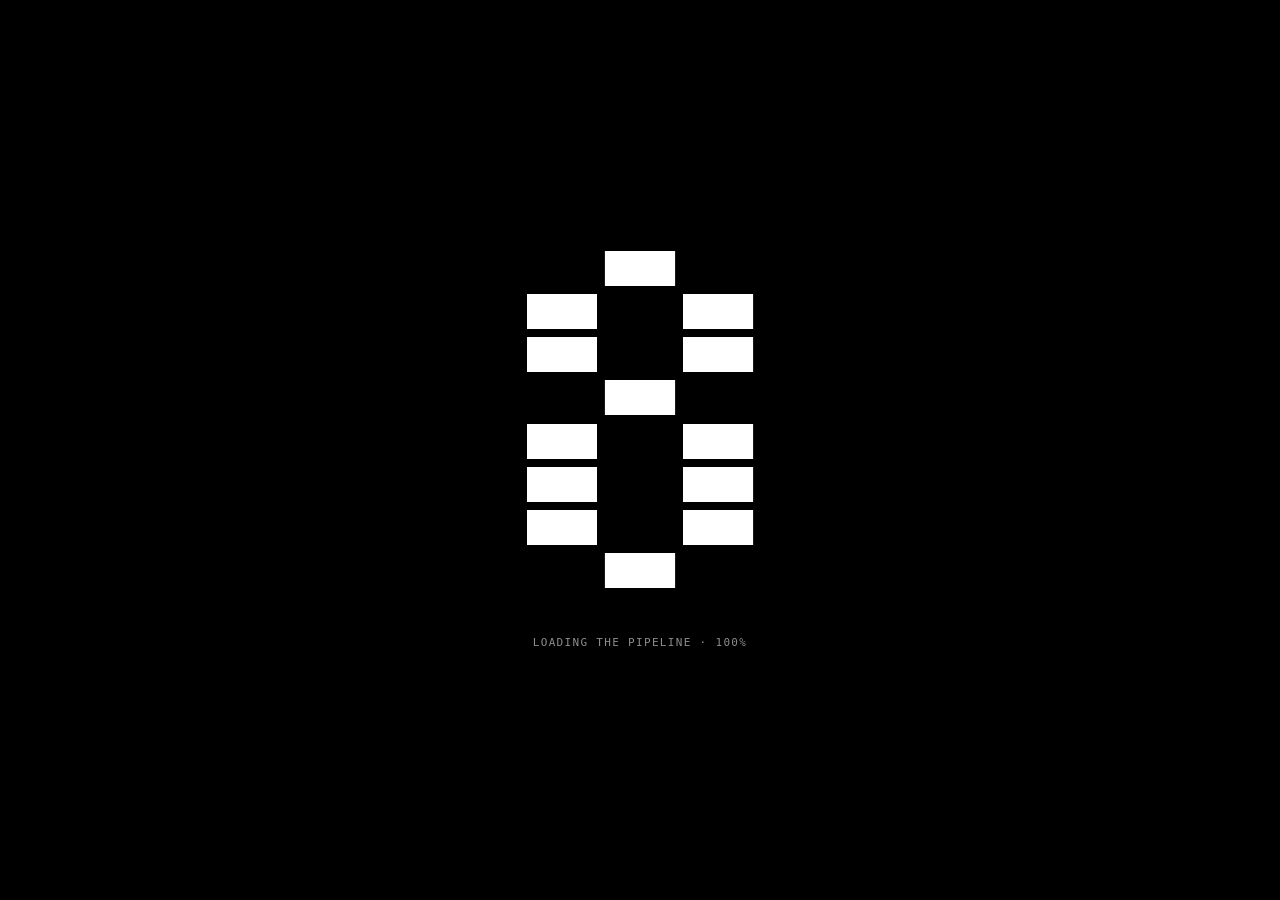
<file: docs/index.html>
<!doctype html>
<html lang="en">
<head>
<meta charset="utf-8">
<meta name="viewport" content="width=device-width, initial-scale=1">
<title>CV Image Processing Toolkit — Gallery</title>
<meta name="description" content="Drag through every step of a classical computer-vision pipeline. Rebuilt by CI on every push.">
<link rel="icon" href="data:image/svg+xml,<svg xmlns=%22http://www.w3.org/2000/svg%22 viewBox=%220 0 100 100%22><circle cx=%2740%22 cy=%2750%22 r=%2728%22 fill=%22white%22/><circle cx=%2762%22 cy=%2750%22 r=%2728%22 fill=%22gray%22/></svg>">
<link rel="stylesheet" href="style.css">
<link rel="stylesheet" href="glass.css">
</head>
<body>
<svg class="dotgrid" aria-hidden="true" xmlns="http://www.w3.org/2000/svg"><defs><pattern id="dottedGrid" width="30" height="30" patternUnits="userSpaceOnUse"><circle cx="2" cy="2" r="1" fill="rgba(255,255,255,0.16)"/></pattern></defs><rect width="100%" height="100%" fill="url(#dottedGrid)"/></svg>

<div id="preloader-overlay" class="preloader-overlay"></div>

<div class="header">
  <div class="nav-section">
    <a class="logo-container" href="index.html" aria-label="Home"><div class="logo-circles"><div class="circle circle-1"></div><div class="circle circle-2"></div></div></a>
  </div>
  <div class="values-section">
    <h3>+Menu</h3>
    <ul>
      <li><a href="classic.html">Playground</a></li>
      <li><a id="lnkColab" href="#" target="_blank" rel="noopener">Colab</a></li>
      <li><a id="lnkRepo" href="#" target="_blank" rel="noopener">Source</a></li>
    </ul>
  </div>
  <div class="location-section">
    <h3>+Build</h3>
    <p><i class="dot" id="bdot"></i><span id="bst">Checking…</span></p>
    <p class="mono-sm" id="bsub">&nbsp;</p>
  </div>
  <div class="contact-section">
    <h3>+Results</h3>
    <p id="r1">– shapes right</p>
    <p id="r2">– cells counted</p>
  </div>
  <div class="social-section">
    <h3>+Credits</h3>
    <ul>
      <li><a href="https://github.com/khalilurrrahmanridoykhan/cv-image-processing-toolkit" target="_blank" rel="noopener">Original repo</a></li>
      <li><a href="https://opencv.org" target="_blank" rel="noopener">OpenCV</a></li>
    </ul>
  </div>
</div>

<div class="viewport" id="viewport">
  <div class="canvas-wrapper" id="canvasWrapper"><div class="grid-container" id="gridContainer"></div></div>
</div>

<div class="split-screen-container" id="splitScreenContainer">
  <div class="split-left" id="splitLeft"><div class="zoom-target" id="zoomTarget"></div></div>
  <div class="split-right" id="splitRight"></div>
</div>

<div class="image-title-overlay" id="imageTitleOverlay">
  <div class="image-slide-number" id="imageSlideNumber"><span>01</span></div>
  <div class="image-slide-title" id="imageSlideTitle"><h1>Title</h1></div>
  <div class="image-slide-description" id="imageSlideDescription"></div>
  <pre class="image-slide-code" id="imageSlideCode"></pre>
  <a class="glass" id="zoomColab" href="#" target="_blank" rel="noopener">Run it in Colab ↗</a>
</div>

<button class="close-button" id="closeButton" aria-label="Close">
  <svg width="64" height="64" viewBox="0 0 16 16" fill="none" xmlns="http://www.w3.org/2000/svg"><path d="M7.89873 16L6.35949 14.48L11.8278 9.08H0V6.92H11.8278L6.35949 1.52L7.89873 0L16 8L7.89873 16Z" fill="white"/></svg>
</button>

<div class="controls-container" id="controlsContainer">
  <div class="percentage-indicator" id="percentageIndicator">60%</div>
  <div class="switch" id="controls">
    <button class="switch-button" data-zoom="0.3"><span class="indicator-dot"></span>ZOOM OUT</button>
    <button class="switch-button switch-button-current" data-zoom="0.6"><span class="indicator-dot"></span>NORMAL</button>
    <button class="switch-button" data-zoom="1"><span class="indicator-dot"></span>ZOOM IN</button>
    <button class="switch-button" data-zoom="fit"><span class="indicator-dot"></span>FIT</button>
  </div>
</div>

<div class="footer">
  <div class="coordinates-section">
    <p>Drag to explore · click a tile</p>
    <p><span class="key-hint">1</span><span class="key-hint">2</span><span class="key-hint">3</span><span class="key-hint">F</span><span class="key-hint">Esc</span></p>
  </div>
  <div class="info-section">
    <p>Python · OpenCV · no deep learning</p>
    <p>Health demos are educational, not medical advice</p>
  </div>
</div>

<div class="page-vignette-container"><div class="page-vignette-extreme"></div></div>

<script src="vendor/gsap.min.js"></script>
<script src="vendor/Draggable.min.js"></script>
<script src="vendor/InertiaPlugin.min.js"></script>
<script src="vendor/CustomEase.min.js"></script>
<script src="vendor/Flip.min.js"></script>
<script src="bars.js"></script>
<script src="gallery.js"></script>
</body>
</html>
</file>
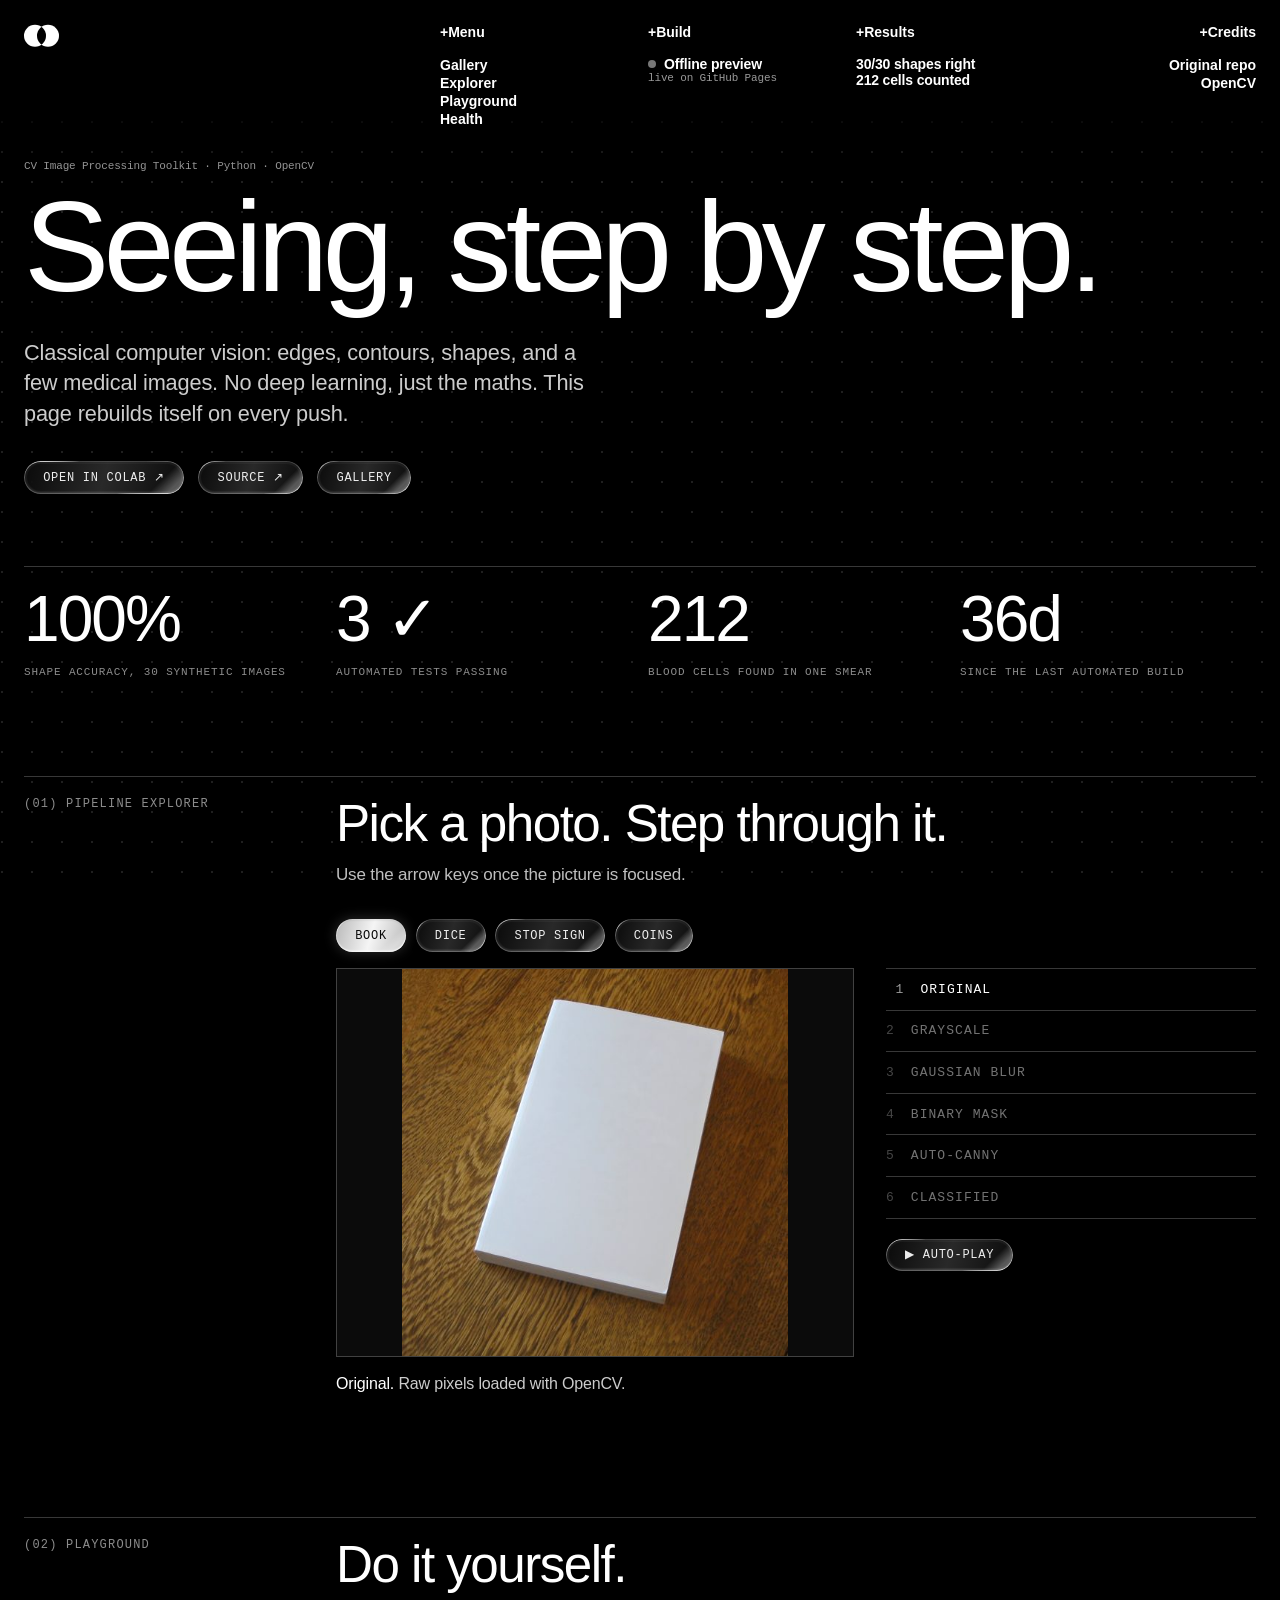
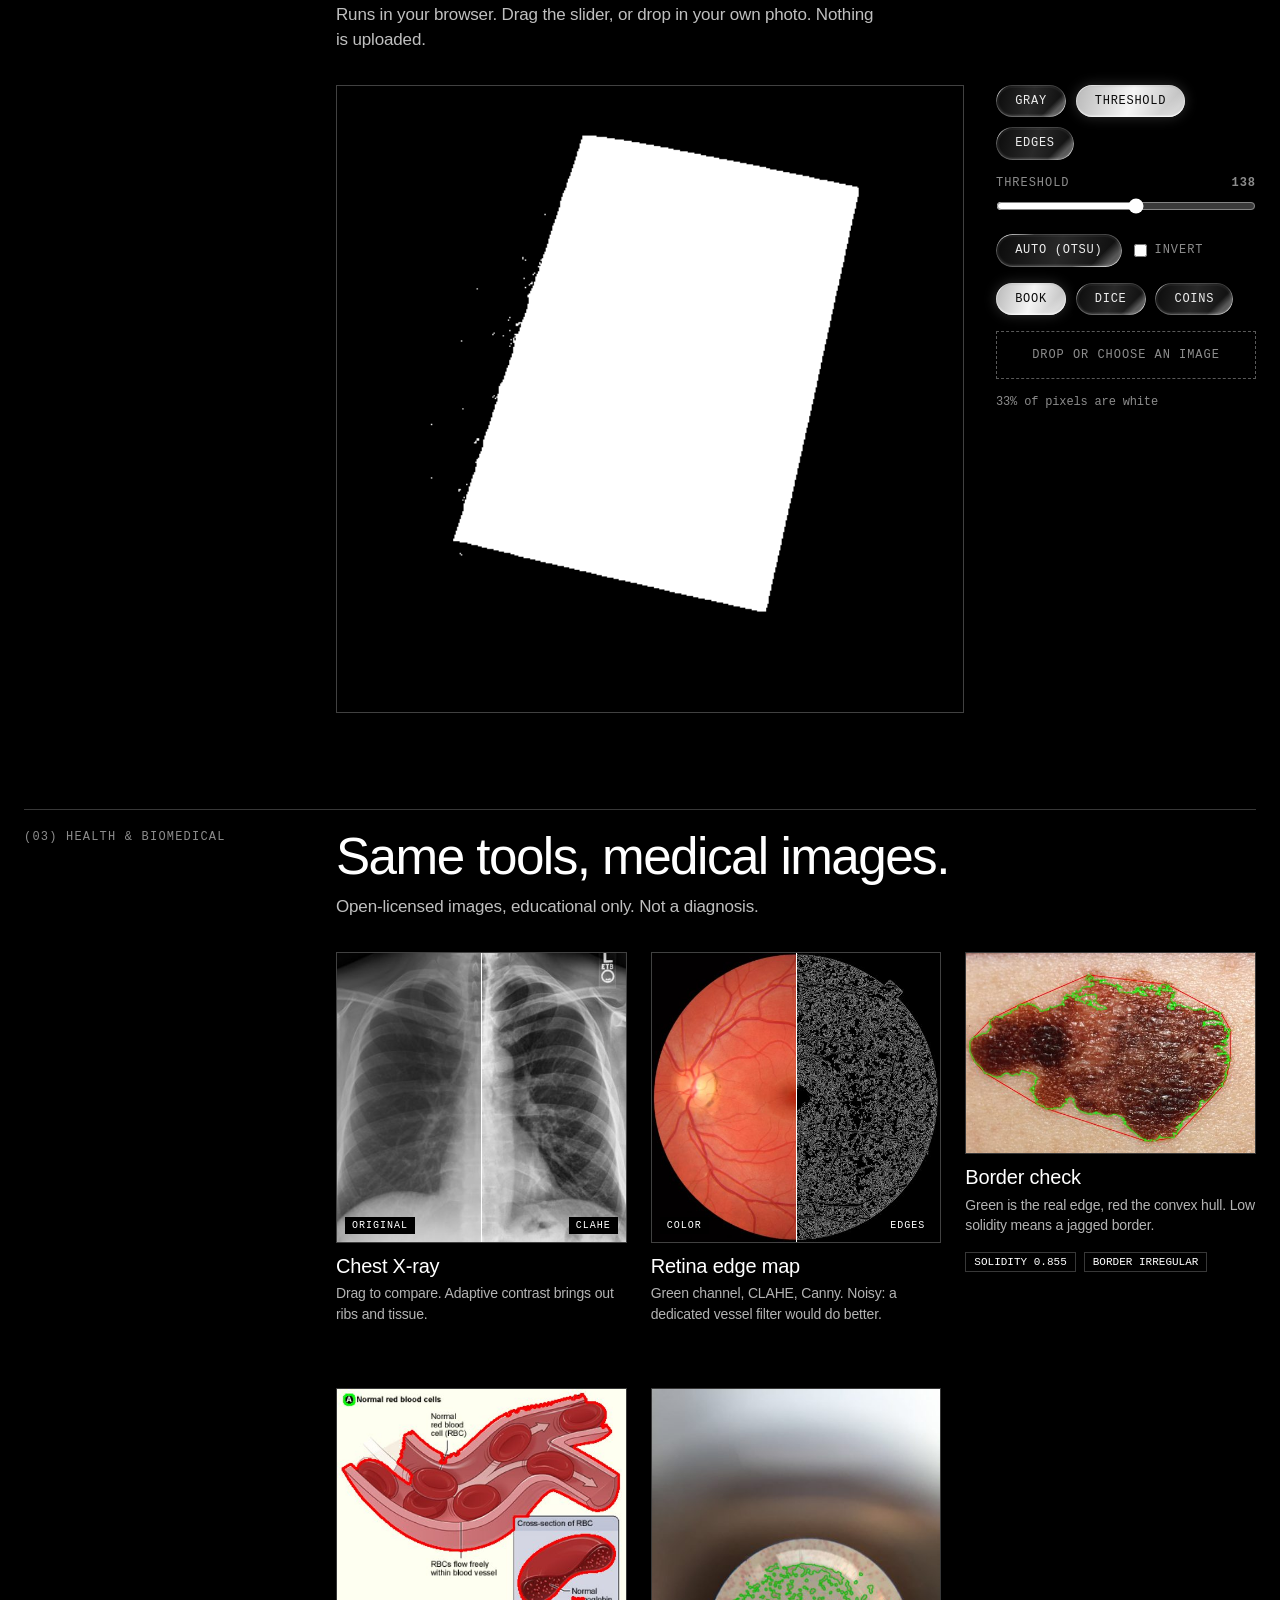
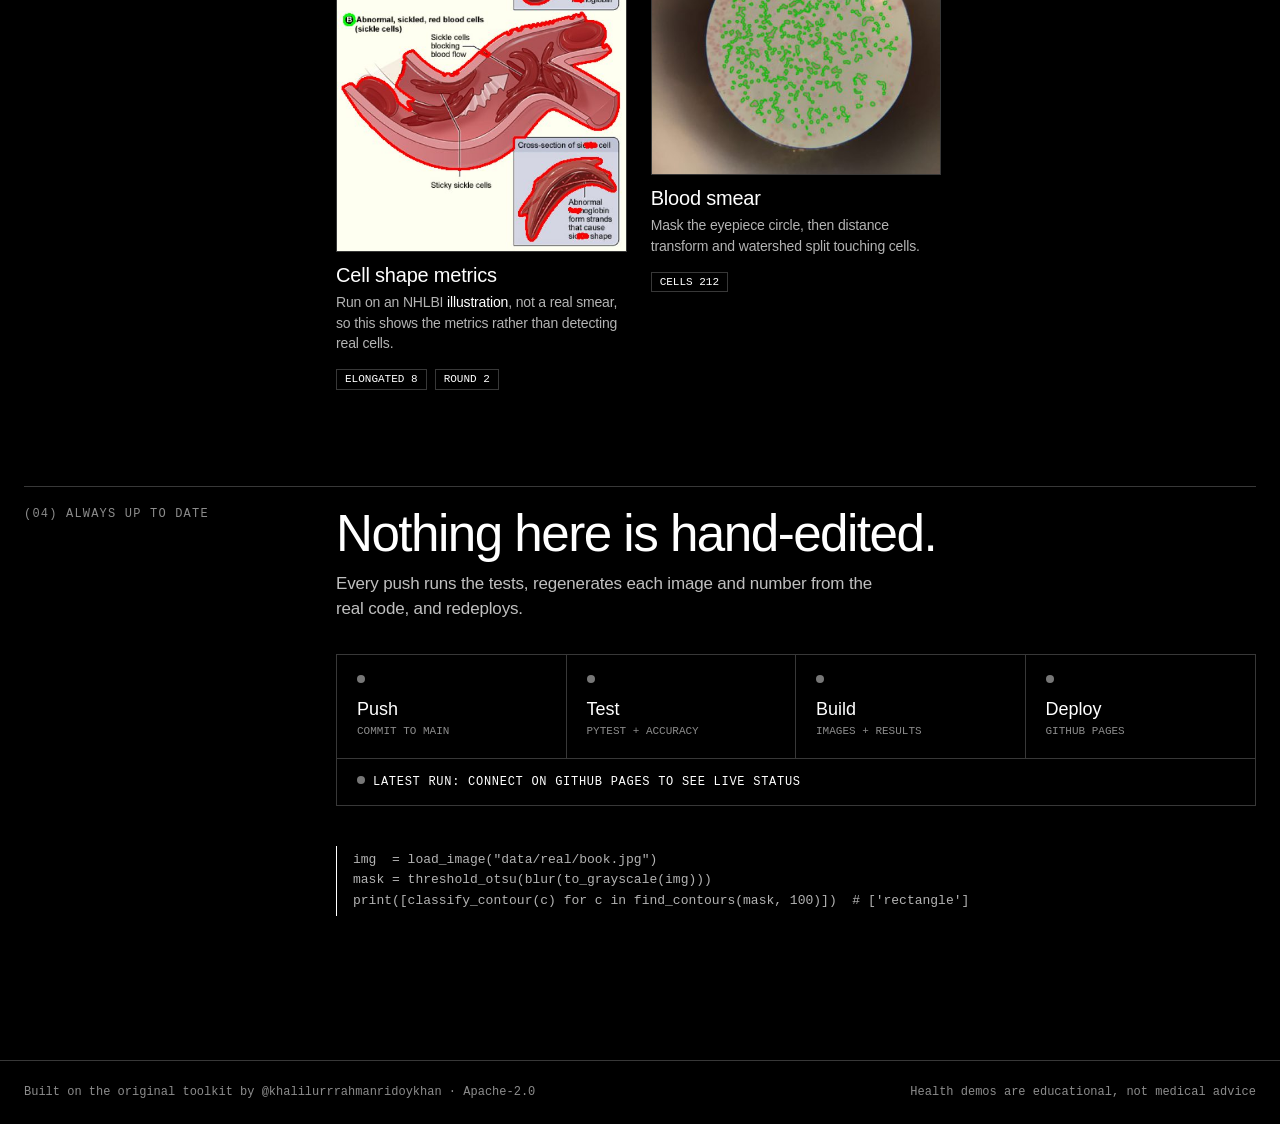
<file: docs/classic.html>
<!doctype html>
<html lang="en">
<head>
<meta charset="utf-8">
<meta name="viewport" content="width=device-width, initial-scale=1">
<title>CV Image Processing Toolkit — Playground</title>
<meta name="description" content="Pipeline explorer, in-browser playground and health demos for a classical computer-vision toolkit.">
<link rel="icon" href="data:image/svg+xml,<svg xmlns=%22http://www.w3.org/2000/svg%22 viewBox=%220 0 100 100%22><circle cx=%2740%22 cy=%2750%22 r=%2728%22 fill=%22white%22/><circle cx=%2762%22 cy=%2750%22 r=%2728%22 fill=%22gray%22/></svg>">
<link rel="stylesheet" href="style.css">
<link rel="stylesheet" href="classic.css">
<link rel="stylesheet" href="glass.css">
</head>
<body class="page">
<svg class="dotgrid" aria-hidden="true" xmlns="http://www.w3.org/2000/svg"><defs><pattern id="dottedGrid" width="30" height="30" patternUnits="userSpaceOnUse"><circle cx="2" cy="2" r="1" fill="rgba(255,255,255,0.16)"/></pattern></defs><rect width="100%" height="100%" fill="url(#dottedGrid)"/></svg>

<div class="header">
  <div class="nav-section"><a class="logo-container" href="index.html" aria-label="Gallery"><div class="logo-circles"><div class="circle circle-1"></div><div class="circle circle-2"></div></div></a></div>
  <div class="values-section"><h3>+Menu</h3><ul><li><a href="index.html">Gallery</a></li><li><a href="#explorer">Explorer</a></li><li><a href="#playground">Playground</a></li><li><a href="#health">Health</a></li></ul></div>
  <div class="location-section"><h3>+Build</h3><p><i class="dot" id="bdot"></i><span id="bst">Checking…</span></p><p class="mono-sm" id="bsub">&nbsp;</p></div>
  <div class="contact-section"><h3>+Results</h3><p id="r1">– shapes right</p><p id="r2">– cells counted</p></div>
  <div class="social-section"><h3>+Credits</h3><ul><li><a href="https://github.com/khalilurrrahmanridoykhan/cv-image-processing-toolkit" target="_blank" rel="noopener">Original repo</a></li><li><a href="https://opencv.org" target="_blank" rel="noopener">OpenCV</a></li></ul></div>
</div>

<main>
<header class="hero">
  <p class="mono-sm">CV Image Processing Toolkit · Python · OpenCV</p>
  <h1 class="big">Seeing, step by step.</h1>
  <p class="lede">Classical computer vision: edges, contours, shapes, and a few medical images. No deep learning, just the maths. This page rebuilds itself on every push.</p>
  <div class="cta"><a id="lnkColab" href="#" target="_blank" rel="noopener">Open in Colab ↗</a><a id="lnkRepo" href="#" target="_blank" rel="noopener">Source ↗</a><a href="index.html">Gallery</a></div>
  <div class="stats rv" id="stats">
    <div><b data-k="acc">–</b><span>Shape accuracy, 30 synthetic images</span></div>
    <div><b data-k="tests">–</b><span>Automated tests passing</span></div>
    <div><b data-k="cells">–</b><span>Blood cells found in one smear</span></div>
    <div><b data-k="built">–</b><span>Since the last automated build</span></div>
  </div>
</header>

<section id="explorer" class="sec rv"><div class="lab">(01) Pipeline explorer</div><div class="body">
  <h2>Pick a photo. Step through it.</h2>
  <p class="lead">Use the arrow keys once the picture is focused.</p>
  <div class="chips" id="photos" role="group" aria-label="Photo"></div>
  <div class="stage" id="stage" tabindex="0">
    <div><div class="frame"><img id="img" alt=""></div><p class="cap" id="cap"></p></div>
    <div><div class="steps" id="steps" role="tablist"></div>
      <div class="row"><button class="btn" id="play">▶ Auto-play</button><span id="lab"></span></div></div>
  </div>
</div></section>

<section id="playground" class="sec rv"><div class="lab">(02) Playground</div><div class="body">
  <h2>Do it yourself.</h2>
  <p class="lead">Runs in your browser. Drag the slider, or drop in your own photo. Nothing is uploaded.</p>
  <div class="pg">
    <canvas id="cv" width="480" height="360" aria-label="Processed image"></canvas>
    <div class="ctl">
      <div class="chips" id="modes" role="group" aria-label="Mode"></div>
      <label>Threshold <b id="tv">128</b></label><input type="range" id="th" min="0" max="255" value="128">
      <div class="row"><button class="btn" id="otsu">Auto (Otsu)</button><label><input type="checkbox" id="inv"> Invert</label></div>
      <div class="chips" id="samples" style="margin-top:1rem"></div>
      <label class="drop">Drop or choose an image<input type="file" id="file" accept="image/*" hidden></label>
      <p class="cap" id="pgs"></p>
    </div>
  </div>
</div></section>

<section id="health" class="sec rv"><div class="lab">(03) Health &amp; biomedical</div><div class="body">
  <h2>Same tools, medical images.</h2>
  <p class="lead">Open-licensed images, educational only. Not a diagnosis.</p>
  <div class="h3">
    <div><div class="cmp" data-a="xray_after" data-b="xray_before" data-l="Original|CLAHE"></div><h3>Chest X-ray</h3><p>Drag to compare. Adaptive contrast brings out ribs and tissue.</p></div>
    <div><div class="cmp" data-a="retina_after" data-b="retina_before" data-l="Color|Edges"></div><h3>Retina edge map</h3><p>Green channel, CLAHE, Canny. Noisy: a dedicated vessel filter would do better.</p></div>
    <div><img src="assets/melanoma.jpg" alt="Melanoma border versus convex hull" loading="lazy"><h3>Border check</h3><p>Green is the real edge, red the convex hull. Low solidity means a jagged border.</p><div class="mt" id="m-mel"></div></div>
    <div><img src="assets/sickle.jpg" alt="Classified blood cells" loading="lazy"><h3>Cell shape metrics</h3><p>Run on an NHLBI <b>illustration</b>, not a real smear, so this shows the metrics rather than detecting real cells.</p><div class="mt" id="m-sk"></div></div>
    <div><img src="assets/smear.jpg" alt="Detected cells in a blood smear" loading="lazy"><h3>Blood smear</h3><p>Mask the eyepiece circle, then distance transform and watershed split touching cells.</p><div class="mt" id="m-sm"></div></div>
  </div>
</div></section>

<section id="cicd" class="sec rv"><div class="lab">(04) Always up to date</div><div class="body">
  <h2>Nothing here is hand-edited.</h2>
  <p class="lead">Every push runs the tests, regenerates each image and number from the real code, and redeploys.</p>
  <div class="pipe" id="pipe" data-s="idle">
    <div class="node"><i class="dot"></i><b>Push</b><span>commit to main</span></div>
    <div class="node"><i class="dot"></i><b>Test</b><span>pytest + accuracy</span></div>
    <div class="node"><i class="dot"></i><b>Build</b><span>images + results</span></div>
    <div class="node"><i class="dot"></i><b>Deploy</b><span>GitHub Pages</span></div>
  </div>
  <div class="ci"><span><i class="dot" id="cdot"></i><b id="ctxt" style="font-weight:400">Latest run: checking…</b></span><span class="meta" id="cmeta"></span></div>
  <pre>img  = load_image("data/real/book.jpg")
mask = threshold_otsu(blur(to_grayscale(img)))
print([classify_contour(c) for c in find_contours(mask, 100)])  # ['rectangle']</pre>
</div></section>
</main>

<footer class="end"><span>Built on the original toolkit by @khalilurrrahmanridoykhan · Apache-2.0</span><span>Health demos are educational, not medical advice</span></footer>
<div class="page-vignette-container"><div class="page-vignette-extreme"></div></div>
<script>
const $=s=>document.querySelector(s),$$=s=>[...document.querySelectorAll(s)];
/* repo auto-detect on GitHub Pages; edit the fallback when previewing locally */
const H=location.hostname,P=location.pathname.split('/')[1];
const O=H.endsWith('.github.io')?H.split('.')[0]:'YOUR_USERNAME',R=H.endsWith('.github.io')&&P?P:'cv-image-processing-toolkit';
const API=`https://api.github.com/repos/${O}/${R}`,GH=`https://github.com/${O}/${R}`;
$('#lnkRepo').href=GH;
$('#lnkColab').href=`https://colab.research.google.com/github/${O}/${R}/blob/main/notebooks/cv_image_processing_toolkit_colab.ipynb`;

const ago=d=>{const s=Math.max(0,(Date.now()-new Date(d))/1e3|0);return s<60?s+'s':s<3600?(s/60|0)+'m':s<86400?(s/3600|0)+'h':(s/86400|0)+'d'};
let R_=null,lastRun=null,lastBuild=null;

/* ---- live CI status (GitHub API, polled) ---- */
async function pollCI(){
  try{
    const r=await fetch(API+'/actions/runs?per_page=1');if(!r.ok)throw 0;
    const run=(await r.json()).workflow_runs?.[0];if(!run)throw 0;lastRun=run;
    const s=run.status!=='completed'?'run':run.conclusion==='success'?'ok':'bad';
    const t={run:'Build running…',ok:'Build passing',bad:'Build failing'}[s];
    $('#bdot').className=$('#cdot').className='dot '+s;$('#bst').textContent=t.replace('Build ','');
    $('#ctxt').textContent='Latest run: '+t.toLowerCase();
    $('#pipe').dataset.s=s==='ok'?'success':s==='bad'?'failure':'run';
    $('#cmeta').innerHTML=`<code>${run.head_sha.slice(0,7)}</code> ${(run.display_title||'').replace(/</g,'&lt;')} · <span id="cago"></span>`;tick();
  }catch{$('#bst').textContent='Offline preview';$('#bsub').textContent='live on GitHub Pages';$('#ctxt').textContent='Latest run: connect on GitHub Pages to see live status'}
}
async function pollStars(){try{const j=await(await fetch(API)).json();if(j.stargazers_count!=null)$('#stars').textContent=j.stargazers_count+' stars'}catch{}}
function tick(){if(lastRun)$('#bsub').textContent=lastRun.head_sha.slice(0,7)+' · '+ago(lastRun.updated_at)+' ago';const a=$('#cago');if(a&&lastRun)a.textContent='updated '+ago(lastRun.updated_at)+' ago';
  if(lastBuild)$('[data-k=built]').textContent=ago(lastBuild);}

/* ---- results.json (written by CI) ---- */
function count(el,to,fmt){const t0=performance.now();(function f(n){const p=Math.min(1,(n-t0)/900),e=1-Math.pow(1-p,3);el.textContent=fmt(to*e);if(p<1)requestAnimationFrame(f)})(t0)}
const mt=(id,a)=>$(id).innerHTML=a.map(([k,v])=>`<span>${k} <b>${v}</b></span>`).join('');
async function loadResults(){
  try{
    R_=await(await fetch('results.json?'+Date.now())).json();const s=R_.synthetic,h=R_.health;
    count($('[data-k=acc]'),s.accuracy*100,v=>v.toFixed(0)+'%');
    count($('[data-k=tests]'),R_.tests_passed,v=>Math.round(v)+(R_.tests_failed?' ✗':' ✓'));
    count($('[data-k=cells]'),h.cells_detected_smear,v=>Math.round(v));
    lastBuild=R_.generated_at;tick();$('#r1').textContent=s.correct+'/'+s.total+' shapes right';$('#r2').textContent=h.cells_detected_smear+' cells counted';
    mt('#m-mel',[['solidity',h.melanoma_solidity],['border',h.melanoma_irregular?'irregular':'regular']]);
    mt('#m-sk',[['elongated',h.sickle_cells],['round',h.normal_cells]]);mt('#m-sm',[['cells',h.cells_detected_smear]]);
    renderExplorer();
  }catch{$$('[data-k]').forEach(e=>e.textContent='n/a')}
}

/* ---- pipeline explorer ---- */
const photos={book:['Book','The clean case: high contrast, one rectangle.'],dice:['Dice','A cube at an angle has a hexagonal silhouette.'],stop_sign:['Stop sign','Segmented by red colour. An octagon and a circle both simplify to about 8 vertices, a known limit of geometric rules.'],coins:['Coins','A hard case: shiny ridges break a single global threshold.']};
const steps=[['original','Original','Raw pixels loaded with OpenCV.'],['gray','Grayscale','One channel: only brightness is kept.'],['blur','Gaussian blur','Smooths noise so edges are real edges.'],['mask','Binary mask','Otsu picks the threshold automatically.'],['edges','Auto-Canny','Edge map with thresholds taken from the image median.'],['result','Classified','Contours → circularity + corner count → a label.']];
let ph='book',si=0,timer=null;
$('#photos').innerHTML=Object.entries(photos).map(([k,v])=>`<button class="chip" data-p="${k}" aria-pressed="${k===ph}">${v[0]}</button>`).join('');
$('#steps').innerHTML=steps.map((s,i)=>`<button class="tab" role="tab" data-i="${i}"><i>${i+1}</i>${s[1]}</button>`).join('');
steps.forEach(s=>Object.keys(photos).forEach(p=>{new Image().src=`assets/${p}_${s[0]}.jpg`}));
function renderExplorer(){
  const s=steps[si];$('#img').src=`assets/${ph}_${s[0]}.jpg`;$('#img').alt=`${photos[ph][0]}: ${s[1]}`;
  $('#cap').innerHTML=`<b>${s[1]}.</b> ${s[2]}<br>${si===5?photos[ph][1]:''}`;
  $$('.tab').forEach((t,i)=>t.setAttribute('aria-selected',i===si));$$('#photos .chip').forEach(c=>c.setAttribute('aria-pressed',c.dataset.p===ph));
  const l=R_?.real_photo_labels?.[ph];$('#lab').innerHTML=si===5&&l?`<span class="tag">${[...new Set(l)].join(', ')}</span>`:'';
}
$('#photos').onclick=e=>{const b=e.target.closest('[data-p]');if(b){ph=b.dataset.p;renderExplorer()}};
$('#steps').onclick=e=>{const b=e.target.closest('[data-i]');if(b){si=+b.dataset.i;renderExplorer()}};
$('#stage').onkeydown=e=>{if(e.key==='ArrowRight')si=Math.min(5,si+1);else if(e.key==='ArrowLeft')si=Math.max(0,si-1);else return;e.preventDefault();renderExplorer()};
$('#play').onclick=()=>{if(timer){clearInterval(timer);timer=null;$('#play').textContent='▶ Auto-play';return}
  $('#play').textContent='❚❚ Pause';timer=setInterval(()=>{si=(si+1)%6;renderExplorer()},1700)};
renderExplorer();

/* ---- in-browser playground ---- */
const cv=$('#cv'),cx=cv.getContext('2d',{willReadFrequently:true});let gray=null,W=0,Hh=0,mode='Threshold';
$('#modes').innerHTML=['Gray','Threshold','Edges'].map(m=>`<button class="chip" aria-pressed="${m===mode}">${m}</button>`).join('');
$('#samples').innerHTML=['book','dice','coins'].map(s=>`<button class="chip" data-s="${s}" aria-pressed="false">${s}</button>`).join('');
function otsu(g){const h=new Array(256).fill(0);g.forEach(v=>h[v]++);const n=g.length;let sum=0;for(let i=0;i<256;i++)sum+=i*h[i];
  let wb=0,sb=0,best=0,t=128;for(let i=0;i<256;i++){wb+=h[i];if(!wb)continue;const wf=n-wb;if(!wf)break;sb+=i*h[i];
  const v=wb*wf*Math.pow(sb/wb-(sum-sb)/wf,2);if(v>best){best=v;t=i}}return t}
function draw(){
  if(!gray)return;const out=cx.createImageData(W,Hh),d=out.data,t=+$('#th').value,inv=$('#inv').checked;let white=0;
  for(let y=0;y<Hh;y++)for(let x=0;x<W;x++){const i=y*W+x;let v;
    if(mode==='Gray')v=gray[i];
    else if(mode==='Threshold'){v=(gray[i]>t)!==inv?255:0;white+=v>0}
    else{if(x<1||y<1||x>=W-1||y>=Hh-1)v=0;else{const g=k=>gray[i+k],gx=-g(-W-1)+g(-W+1)-2*g(-1)+2*g(1)-g(W-1)+g(W+1),gy=-g(-W-1)-2*g(-W)-g(-W+1)+g(W-1)+2*g(W)+g(W+1);
      v=Math.min(255,Math.hypot(gx,gy)/ (t/64+.5));v=inv?255-v:v}}
    d[i*4]=d[i*4+1]=d[i*4+2]=v;d[i*4+3]=255}
  cx.putImageData(out,0,0);$('#pgs').textContent=mode==='Threshold'?`${(white/(W*Hh)*100).toFixed(0)}% of pixels are white`:'';
}
function useImage(im){const s=Math.min(1,480/im.width);W=cv.width=Math.round(im.width*s);Hh=cv.height=Math.round(im.height*s);
  cx.drawImage(im,0,0,W,Hh);try{const p=cx.getImageData(0,0,W,Hh).data;gray=new Uint8Array(W*Hh);
  for(let i=0;i<gray.length;i++)gray[i]=.299*p[i*4]+.587*p[i*4+1]+.114*p[i*4+2];$('#th').value=$('#tv').textContent=otsu(gray);draw()}
  catch{$('#pgs').textContent='Browser blocked pixel access (open via GitHub Pages or a local server).'}}
function sample(n){const im=new Image();im.onload=()=>useImage(im);im.src=`assets/${n}_original.jpg`;$$('#samples .chip').forEach(c=>c.setAttribute('aria-pressed',c.dataset.s===n))}
$('#modes').onclick=e=>{const b=e.target.closest('.chip');if(!b)return;mode=b.textContent;$$('#modes .chip').forEach(c=>c.setAttribute('aria-pressed',c===b));draw()};
$('#samples').onclick=e=>{const b=e.target.closest('[data-s]');if(b)sample(b.dataset.s)};
$('#th').oninput=e=>{$('#tv').textContent=e.target.value;requestAnimationFrame(draw)};$('#inv').onchange=draw;
$('#otsu').onclick=()=>{if(gray){$('#th').value=$('#tv').textContent=otsu(gray);draw()}};
const loadFile=f=>{if(!f||!f.type.startsWith('image/'))return;const im=new Image();im.onload=()=>{useImage(im);$$('#samples .chip').forEach(c=>c.setAttribute('aria-pressed',false))};im.src=URL.createObjectURL(f)};
$('#file').onchange=e=>loadFile(e.target.files[0]);
['dragover','drop'].forEach(ev=>document.addEventListener(ev,e=>{if(e.target.closest('.pg')){e.preventDefault();if(ev==='drop')loadFile(e.dataTransfer.files[0])}}));
sample('book');

/* ---- before/after sliders ---- */
$$('.cmp').forEach(c=>{const[l1,l2]=c.dataset.l.split('|');
  c.innerHTML=`<img src="assets/${c.dataset.a}.jpg" alt="${l2}" loading="lazy"><img class="top" src="assets/${c.dataset.b}.jpg" alt="${l1}" loading="lazy"><i class="bar"></i><em style="left:8px">${l1}</em><em style="right:8px">${l2}</em><input type="range" min="0" max="100" value="50" aria-label="Compare ${l1} and ${l2}">`;
  c.querySelector('input').oninput=e=>c.style.setProperty('--v',e.target.value+'%')});

/* ---- reveal + polling ---- */
const io=new IntersectionObserver(es=>es.forEach(e=>e.isIntersecting&&e.target.classList.add('in')),{threshold:.08});$$('.rv').forEach(e=>io.observe(e));
pollCI();loadResults();setInterval(pollCI,30000);setInterval(loadResults,60000);setInterval(tick,1000);
</script>
</body>
</html>
</file>
<file: docs/style.css>
@import url("https://fonts.cdnfonts.com/css/thegoodmonolith");
@font-face{font-family:"PPNeueMontreal";src:url("https://assets.codepen.io/7558/PPNeueMontreal-Variable.woff2") format("woff2");font-weight:100 900;font-style:normal;font-display:swap}
:root{--spacing-base:1rem;--spacing-md:1.5rem;--color-text:#fff;--transition-medium:.3s ease;--font-size-base:14px;--mono:"TheGoodMonolith",ui-monospace,Menlo,monospace;--sans:"PPNeueMontreal","Helvetica Neue",Arial,sans-serif;--ok:#5dffa8;--bad:#ff6b5e;--run:#ffc247}
*{margin:0;padding:0;box-sizing:border-box;user-select:none}
body{font-family:var(--sans);background:#000;overflow:hidden;height:100vh;cursor:grab}
body.dragging{cursor:grabbing}body.zoom-mode{cursor:default}
.preloader-overlay{background:#000}
.header,.footer{position:fixed;left:0;width:100vw;padding:1.5rem;z-index:10000;display:grid;grid-template-columns:repeat(12,1fr);column-gap:var(--spacing-base);pointer-events:none;opacity:0}
.header>*,.footer>*{pointer-events:auto}.header{top:0}.footer{bottom:0}
.nav-section{grid-column:1/span 3}.values-section{grid-column:5/span 2}.location-section{grid-column:7/span 2}.contact-section{grid-column:9/span 2}.social-section{grid-column:11/span 2;text-align:right}
.coordinates-section{grid-column:1/span 4;font-family:var(--mono)}.info-section{grid-column:9/span 4;text-align:right}
.coordinates-section p+p{margin-top:.5rem}
.logo-container{margin-bottom:var(--spacing-md);display:block;width:3rem;height:1.5rem;position:relative;cursor:pointer}
.logo-container::after{display:none}
.logo-circles{position:relative;width:100%;height:100%}
.circle{position:absolute;border-radius:50%;transition:transform var(--transition-medium);width:1.4rem;height:1.4rem;background:var(--color-text);top:50%}
.circle-1{left:0;transform:translate(0,-50%)}.circle-2{left:.8rem;transform:translate(0,-50%);mix-blend-mode:exclusion}
.logo-container:hover .circle-1{transform:translate(-.5rem,-50%)}.logo-container:hover .circle-2{transform:translate(.5rem,-50%)}
.key-hint{display:inline-flex;align-items:center;justify-content:center;padding:0 5px;border:1px solid var(--color-text);border-radius:3px;font-size:12px;margin:0 6px 0 0;min-width:20px;height:20px}
.footer p{font-family:var(--mono)}
a{position:relative;cursor:pointer;color:var(--color-text);display:inline-block;z-index:1;text-decoration:none;font-size:var(--font-size-base);transition:color var(--transition-medium);font-weight:700}
a::after{content:"";position:absolute;top:0;left:0;width:0;height:100%;background:var(--color-text);z-index:-1;transition:width .3s cubic-bezier(.34,1.56,.64,1)}
a:hover::after{width:100%}a:hover{color:#000;mix-blend-mode:difference}
a:focus-visible,button:focus-visible,.grid-item:focus-visible{outline:2px solid #fff;outline-offset:3px}
p{display:block;color:#fff;font-size:14px;font-weight:600;letter-spacing:-.01rem;-webkit-font-smoothing:antialiased}
.mono-sm{font-family:var(--mono);font-size:11px;font-weight:400;opacity:.6}
ul{list-style:none}h3{font-size:14px;margin-bottom:var(--spacing-base);font-weight:600;color:#fff}
.dot{display:inline-block;width:8px;height:8px;border-radius:50%;background:#777;margin-right:8px;vertical-align:1px}
.dot.ok{background:var(--ok)}.dot.bad{background:var(--bad)}.dot.run{background:var(--run);animation:blink 1s infinite}
@keyframes blink{50%{opacity:.25}}
.viewport{position:fixed;top:0;left:0;width:100vw;height:100vh;overflow:hidden;z-index:1;opacity:0}
.canvas-wrapper{position:absolute;top:0;left:0;transform-origin:0 0;will-change:transform;isolation:isolate}
.grid-container{position:relative;width:100%;height:100%}
.grid-item{position:absolute;width:320px;height:320px;background:#000;cursor:pointer;will-change:transform,opacity;z-index:1}
.grid-item.selected{z-index:2!important}
.grid-item img{width:100%;height:100%;object-fit:cover;display:block;user-select:none;pointer-events:none}
.tile-tag{position:absolute;left:10px;bottom:8px;font:400 10px/1 var(--mono);letter-spacing:.1em;text-transform:uppercase;color:#fff;mix-blend-mode:difference;pointer-events:none}
.split-screen-container{position:fixed;top:0;left:0;width:100vw;height:100vh;display:flex;z-index:2;opacity:0;pointer-events:none}
.split-screen-container.active{opacity:1;pointer-events:all}
.split-left{position:relative;width:50vw;height:100vh;background:rgba(0,0,0,.6);display:flex;justify-content:center;align-items:center;z-index:1;cursor:pointer}
.split-right{position:relative;width:50vw;height:100vh;background:rgba(0,0,0,.9);display:flex;justify-content:center;align-items:center;z-index:1;cursor:pointer}
.zoom-target{width:100%;height:100%;position:relative;display:flex;align-items:center;justify-content:center;z-index:1}
.image-title-overlay{position:fixed;bottom:96px;left:calc(50vw + 40px);width:min(440px,calc(50vw - 100px));color:#fff;z-index:4;opacity:0;pointer-events:none}
.image-slide-number{position:relative;height:20px;margin-bottom:.5em;overflow:hidden}
.image-slide-number span{position:absolute;top:0;left:0;color:#fff;font:400 12px/1.5 var(--mono);text-transform:uppercase;letter-spacing:.1em;will-change:transform}
.image-slide-title{position:relative;height:56px;margin-bottom:1em;overflow:hidden}
.image-slide-title h1{position:absolute;top:0;left:0;white-space:nowrap;color:#fff;font:500 clamp(21px,3.4vw,44px)/1.2 var(--sans);letter-spacing:-.02em;will-change:transform}
.image-slide-description{position:relative;min-height:80px;overflow:hidden}
.description-line{position:relative;display:block;color:rgba(255,255,255,.8);font:300 16px/1.4 var(--sans);will-change:transform}
.image-slide-code{margin-top:1.25rem;padding-top:.9rem;border-top:1px solid rgba(255,255,255,.2);font:400 12px/1.5 var(--mono);color:rgba(255,255,255,.55);white-space:pre-wrap}
@media(max-width:900px){.footer .coordinates-section{display:none}.header .values-section,.header .contact-section,.footer .info-section{display:none}.location-section{grid-column:6/span 4}.social-section{grid-column:10/span 3}.controls-container.split-mode{left:50%}.switch{gap:.2em;padding:.5em .6em}.percentage-indicator{padding:.5em .8em;min-width:3.6em}.switch-button{padding:5px 6px}.close-button{width:48px;height:48px;right:8px}.close-button svg{width:48px;height:48px}.image-title-overlay{bottom:80px;left:calc(50vw + 16px);width:calc(50vw - 32px)}.description-line{font-size:14px}}
.controls-container{position:fixed;bottom:1.25em;left:50%;transform:translateX(-50%);display:flex;z-index:6;opacity:0;transition:left 1.2s cubic-bezier(.87,0,.13,1)}
.controls-container.visible{opacity:1}.controls-container.split-mode{left:75%}
.percentage-indicator{background-color:#f0f0f0;background-image:radial-gradient(rgba(0,0,0,.015) 1px,transparent 0);background-size:.44em .44em;padding:.625em 1.25em;border-radius:.25em;display:flex;align-items:center;justify-content:center;font:400 .75em var(--mono);text-transform:uppercase;color:#333;min-width:5em;white-space:nowrap}
.switch{display:flex;gap:1.25em;background-color:#222;background-image:radial-gradient(rgba(255,255,255,.015) 1px,transparent 0);background-size:.44em .44em;padding:.625em 1.25em;border-radius:.25em}
.switch-button{background:none;border:none;color:#666;cursor:pointer;font:400 .75em var(--mono);text-transform:uppercase;padding:5px 10px;position:relative;transition:all .3s ease-in-out;white-space:nowrap}
.switch-button-current{color:#f0f0f0}
.indicator-dot{position:absolute;width:5px;height:5px;background:#f0f0f0;border-radius:50%;opacity:0;transition:opacity .3s;top:50%;transform:translateY(-50%);left:-8px}
.switch-button:hover .indicator-dot{opacity:1}
.close-button{position:fixed;top:50%;right:20px;width:64px;height:64px;background:none;border:none;cursor:pointer;display:flex;align-items:center;justify-content:center;z-index:5;opacity:0;pointer-events:none;transform:translate(40px,-50%)}
.close-button.active{pointer-events:all}.close-button:hover{opacity:.7}.close-button svg{width:64px;height:64px;transform:rotate(180deg)}
.scaling-image-overlay{position:fixed;top:0;left:0;z-index:3;pointer-events:none;will-change:transform;opacity:1!important}
.scaling-image-overlay img{width:100%;height:100%;object-fit:cover;display:block}
.page-vignette-container{position:fixed;inset:0;pointer-events:none;z-index:9998}
.page-vignette-extreme{position:absolute;inset:0;mix-blend-mode:overlay;background:linear-gradient(to bottom,rgba(0,0,0,.9) 0%,rgba(0,0,0,.5) 20%,transparent 40%)}
body.zoom-mode .info-section,body.zoom-mode .coordinates-section{opacity:0;transition:opacity .4s}
.info-section,.coordinates-section{transition:opacity .4s}
@media(prefers-reduced-motion:reduce){.dot.run{animation:none}}
@media(max-width:900px){.controls-container.split-mode{left:50%}.switch{gap:.1em;padding:.5em .4em}.percentage-indicator{padding:.5em .7em;min-width:3.4em}.switch-button{padding:5px 5px}.close-button{width:48px;height:48px;right:8px}.close-button svg{width:48px;height:48px}}

/* bar counter (preloader) */
.bars{--size:min(34vmin,280px);--gap:max(3px,.9vmin);--h:calc(var(--size) / 8);--pitch:calc(var(--h) * 2 + var(--gap));display:grid;grid-template-columns:repeat(3,calc(var(--h) * 2));gap:var(--gap);color:#fff}
.bars span{display:block;height:var(--h);background:currentColor;will-change:transform}
.pre-label{margin-top:3rem;font:400 11px var(--mono);text-transform:uppercase;letter-spacing:.12em;color:rgba(255,255,255,.55)}
</file>
<file: docs/glass.css>
/* Liquid-glass controls + dotted grid, adapted for the dark pages (scoped to classes, not every <button>) */
@property --angle-1{syntax:"<angle>";inherits:false;initial-value:-75deg}
@property --angle-2{syntax:"<angle>";inherits:false;initial-value:-45deg}
:root{--glass-t:400ms;--glass-e:cubic-bezier(.25,1,.5,1)}

.dotgrid{position:fixed;inset:0;width:100%;height:100%;z-index:-1;pointer-events:none}

:is(.glass,.chip,.btn,.cta a,.switch,.percentage-indicator,.close-button,.key-hint){
  --bw:1px;position:relative;border:0;border-radius:999vw;color:rgba(255,255,255,.92);
  background:linear-gradient(-75deg,rgba(255,255,255,.04),rgba(255,255,255,.16),rgba(255,255,255,.04));
  box-shadow:inset 0 .125em .125em rgba(0,0,0,.25),inset 0 -.125em .125em rgba(255,255,255,.16),0 .25em .5em -.125em rgba(0,0,0,.7),0 0 .1em .25em inset rgba(255,255,255,.06);
  -webkit-backdrop-filter:blur(6px);backdrop-filter:blur(6px);-webkit-tap-highlight-color:transparent;
  transition:transform var(--glass-t) var(--glass-e),box-shadow var(--glass-t) var(--glass-e),background var(--glass-t) var(--glass-e),color .2s;
}
:is(.glass,.chip,.btn,.cta a){display:inline-flex;align-items:center;gap:.5rem;padding:.65rem 1.2rem;font:400 12px/1 var(--mono);text-transform:uppercase;letter-spacing:.06em;cursor:pointer;text-decoration:none;user-select:none;mix-blend-mode:normal}
/* outline that rotates on hover */
:is(.glass,.chip,.btn,.cta a,.switch,.percentage-indicator,.close-button,.key-hint)::after{
  content:"";position:absolute;inset:0;width:auto;height:auto;border-radius:inherit;padding:var(--bw);box-sizing:border-box;pointer-events:none;z-index:1;
  background:conic-gradient(from var(--angle-1) at 50% 50%,rgba(255,255,255,.75),rgba(255,255,255,0) 5% 40%,rgba(255,255,255,.75) 50%,rgba(255,255,255,0) 60% 95%,rgba(255,255,255,.75)),linear-gradient(rgba(255,255,255,.16),rgba(255,255,255,.16));
  -webkit-mask:linear-gradient(#000 0 0) content-box,linear-gradient(#000 0 0);-webkit-mask-composite:xor;mask:linear-gradient(#000 0 0) content-box,linear-gradient(#000 0 0);mask-composite:exclude;
  transition:--angle-1 500ms ease}
/* moving sheen */
:is(.glass,.chip,.btn,.cta a)::before{
  content:"";position:absolute;inset:var(--bw);border-radius:inherit;pointer-events:none;mix-blend-mode:screen;
  background:linear-gradient(var(--angle-2),rgba(255,255,255,0) 0%,rgba(255,255,255,.3) 40% 50%,rgba(255,255,255,0) 55%) 0% 50%/200% 200% no-repeat;
  transition:background-position calc(var(--glass-t)*1.25) var(--glass-e),--angle-2 calc(var(--glass-t)*1.25) var(--glass-e)}
:is(.glass,.chip,.btn,.cta a,.close-button):hover{transform:scale(.975);-webkit-backdrop-filter:blur(1px);backdrop-filter:blur(1px);color:#fff;mix-blend-mode:normal;
  box-shadow:inset 0 .125em .125em rgba(0,0,0,.25),inset 0 -.125em .125em rgba(255,255,255,.2),0 .15em .3em -.1em rgba(0,0,0,.7),0 0 .05em .1em inset rgba(255,255,255,.14)}
:is(.glass,.chip,.btn,.cta a,.close-button):hover::after{--angle-1:-125deg;width:auto}
:is(.glass,.chip,.btn,.cta a):hover::before{background-position:25% 50%}
:is(.glass,.chip,.btn,.cta a,.close-button):active{transform:translateY(1px) scale(.97)}
:is(.glass,.chip,.btn,.cta a,.close-button):active::after{--angle-1:-75deg}
:is(.glass,.chip,.btn,.cta a):active::before{background-position:50% 15%;--angle-2:-15deg}
@media(hover:none)and(pointer:coarse){:is(.glass,.chip,.btn,.cta a)::before,:is(.glass,.chip,.btn,.cta a):active::before{--angle-2:-45deg}:is(.glass,.chip,.btn,.cta a,.close-button)::after,:is(.glass,.chip,.btn,.cta a,.close-button):hover::after{--angle-1:-75deg}}
/* selected = bright glass */
.chip[aria-pressed=true],.glass.is-on{color:#0a0a0a;background:linear-gradient(-75deg,rgba(255,255,255,.72),rgba(255,255,255,.96),rgba(255,255,255,.72));box-shadow:inset 0 .125em .125em rgba(0,0,0,.08),inset 0 -.125em .125em rgba(255,255,255,.6),0 0 1.1em rgba(255,255,255,.18)}
.chip[aria-pressed=true]:hover{color:#000}
.chip:focus-visible,.btn:focus-visible,.glass:focus-visible,.cta a:focus-visible,.close-button:focus-visible{outline:2px solid #fff;outline-offset:3px}

/* gallery bits */
.percentage-indicator{color:rgba(255,255,255,.9)}
.switch{gap:.6em}
.switch-button{border-radius:999vw}
.key-hint{border:0;margin-right:6px}
body .close-button{position:fixed;width:56px;height:56px;right:24px}
.close-button svg{width:22px;height:22px}
.image-title-overlay .glass{pointer-events:auto;margin-top:1.25rem}
</file>
<file: docs/classic.css>
:root{--ln:rgba(255,255,255,.22);--dim:rgba(255,255,255,.55)}
body.page{color:#fff;overflow-x:hidden;overflow-y:auto;height:auto;min-height:100vh;cursor:default}
body.page *{user-select:auto}
body.page .header{opacity:1;background:linear-gradient(#000 55%,transparent);padding-bottom:2.5rem}
main{padding:10rem 1.5rem 3rem}
.hero{margin-bottom:6rem}
h1.big{font:500 clamp(46px,10vw,150px)/.92 var(--sans);letter-spacing:-.045em;margin:1rem 0 2rem}
.lede{font:300 clamp(16px,1.7vw,22px)/1.4 var(--sans);color:rgba(255,255,255,.8);max-width:36rem}
.cta{display:flex;gap:.9rem;flex-wrap:wrap;margin:2rem 0 4.5rem}
.stats{display:grid;grid-template-columns:repeat(4,1fr);gap:1rem;border-top:1px solid var(--ln);padding-top:1.25rem}
.stats b{display:block;font:500 clamp(32px,5vw,64px)/1 var(--sans);letter-spacing:-.03em;margin-bottom:.6rem}
.stats span{font:400 11px/1.4 var(--mono);text-transform:uppercase;letter-spacing:.08em;color:var(--dim)}
.sec{display:grid;grid-template-columns:repeat(12,1fr);column-gap:1rem;border-top:1px solid var(--ln);padding:1.25rem 0 6rem}
.sec>.lab{grid-column:1/span 3;font:400 12px var(--mono);text-transform:uppercase;letter-spacing:.1em;color:var(--dim)}
.sec>.body{grid-column:4/span 9}
.body h2{font:500 clamp(28px,4vw,56px)/1.05 var(--sans);letter-spacing:-.03em;margin-bottom:.75rem}
.lead{font:300 17px/1.45 var(--sans);color:rgba(255,255,255,.75);max-width:34rem;margin-bottom:2rem}
.chips{display:flex;gap:.6rem;flex-wrap:wrap;margin-bottom:1rem}
.stage{display:grid;grid-template-columns:1.4fr 1fr;gap:2rem;align-items:start}.stage:focus-visible{outline:1px solid var(--ln);outline-offset:8px}
.frame{position:relative;aspect-ratio:4/3;background:#0b0b0b;border:1px solid var(--ln);overflow:hidden}
.frame img{position:absolute;inset:0;width:100%;height:100%;object-fit:contain;animation:fade .4s}
@keyframes fade{from{opacity:.15}}
.steps{display:flex;flex-direction:column;border-top:1px solid var(--ln)}
.tab{display:flex;gap:1rem;align-items:baseline;background:none;border:0;border-bottom:1px solid var(--ln);color:rgba(255,255,255,.45);font:400 13px var(--mono);text-transform:uppercase;letter-spacing:.08em;padding:.8rem 0;cursor:pointer;text-align:left;transition:color .2s,padding .3s}
.tab i{font-style:normal;opacity:.6}.tab:hover,.tab[aria-selected=true]{color:#fff;padding-left:.6rem}
.cap{font:300 16px/1.4 var(--sans);color:rgba(255,255,255,.8);margin-top:1rem;min-height:3rem}.cap b{color:#fff;font-weight:500}
.row{display:flex;gap:.75rem;align-items:center;flex-wrap:wrap;margin-top:1.25rem}
.tag{font:400 11px var(--mono);text-transform:uppercase;border:1px solid #fff;padding:.25rem .5rem;border-radius:.25em;letter-spacing:.08em}
.pg{display:grid;grid-template-columns:1fr 260px;gap:2rem}
canvas{width:100%;background:#0b0b0b;border:1px solid var(--ln);display:block}
.ctl label{display:flex;justify-content:space-between;font:400 12px var(--mono);text-transform:uppercase;letter-spacing:.08em;color:var(--dim);margin:1rem 0 .5rem}
.ctl input[type=range]{width:100%;accent-color:#fff}.ctl .row{margin-top:1rem}.ctl .row label{margin:0;gap:.5rem;align-items:center;justify-content:flex-start;cursor:pointer}
.ctl .drop{display:block;border:1px dashed rgba(255,255,255,.35);padding:1rem;text-align:center;margin:1rem 0 0;cursor:pointer}.ctl .drop:hover{border-color:#fff;color:#fff}
.ctl .cap{font:400 12px var(--mono);min-height:0;color:var(--dim)}
.h3{display:grid;grid-template-columns:repeat(auto-fit,minmax(260px,1fr));gap:3rem 1.5rem}
.h3 h3{font:500 20px var(--sans);letter-spacing:-.01em;margin:.75rem 0 .35rem}
.h3 p{font:300 14px/1.45 var(--sans);color:rgba(255,255,255,.7);margin-bottom:1rem}.h3 p b{font-weight:500;color:#fff}
.h3 img{width:100%;border:1px solid var(--ln);display:block}
.cmp{position:relative;aspect-ratio:1/1;background:#0b0b0b;border:1px solid var(--ln);overflow:hidden}
.cmp img{position:absolute;inset:0;width:100%;height:100%;object-fit:cover;border:0}
.cmp .top{clip-path:inset(0 calc(100% - var(--v,50%)) 0 0)}.cmp .bar{position:absolute;top:0;bottom:0;left:var(--v,50%);width:1px;background:#fff}
.cmp input{position:absolute;inset:0;width:100%;height:100%;opacity:0;cursor:ew-resize;margin:0}
.cmp em{position:absolute;bottom:8px;font:400 10px var(--mono);text-transform:uppercase;letter-spacing:.1em;background:#000;color:#fff;padding:3px 7px;font-style:normal}
.mt{display:flex;gap:.5rem;flex-wrap:wrap;margin-top:.75rem}.mt span{font:400 11px var(--mono);text-transform:uppercase;border:1px solid var(--ln);padding:.2rem .5rem}.mt b{font-weight:400;color:#fff}
.pipe{display:grid;grid-template-columns:repeat(4,1fr);border:1px solid var(--ln)}
.node{padding:1.25rem;border-right:1px solid var(--ln)}.node:last-child{border-right:0}
.node .dot{display:block;margin:0 0 1rem}.node b{display:block;font:500 18px var(--sans)}.node span{font:400 11px var(--mono);text-transform:uppercase;color:var(--dim)}
.pipe[data-s=success] .dot{background:var(--ok)}.pipe[data-s=failure] .node:nth-child(2) .dot{background:var(--bad)}.pipe[data-s=run] .dot{background:var(--run);animation:blink 1s infinite}
.ci{display:flex;gap:1rem;align-items:center;flex-wrap:wrap;justify-content:space-between;border:1px solid var(--ln);border-top:0;padding:1rem 1.25rem;font:400 12px var(--mono);text-transform:uppercase;letter-spacing:.06em}
.ci code{border:1px solid var(--ln);padding:.1rem .4rem}.ci .meta{color:var(--dim)}
pre{border-left:1px solid #fff;padding:.25rem 0 .25rem 1rem;margin-top:2.5rem;font:400 13px/1.6 var(--mono);color:rgba(255,255,255,.7);overflow:auto}
.end{border-top:1px solid var(--ln);padding:1.5rem;font:400 12px var(--mono);color:var(--dim);display:flex;justify-content:space-between;flex-wrap:wrap;gap:.5rem}
.rv{opacity:0;transform:translateY(16px);transition:opacity .7s,transform .7s}.rv.in{opacity:1;transform:none}
@media(max-width:900px){.sec>.lab,.sec>.body{grid-column:1/-1}.sec>.lab{margin-bottom:1.5rem}.stats{grid-template-columns:1fr 1fr;row-gap:1.75rem}.stage,.pg{grid-template-columns:1fr}.pipe{grid-template-columns:1fr 1fr}.node:nth-child(2){border-right:0}.node:nth-child(-n+2){border-bottom:1px solid var(--ln)}}
@media(prefers-reduced-motion:reduce){.rv{opacity:1;transform:none;transition:none}*{animation:none!important}}
body.page .page-vignette-container{display:none}
</file>
